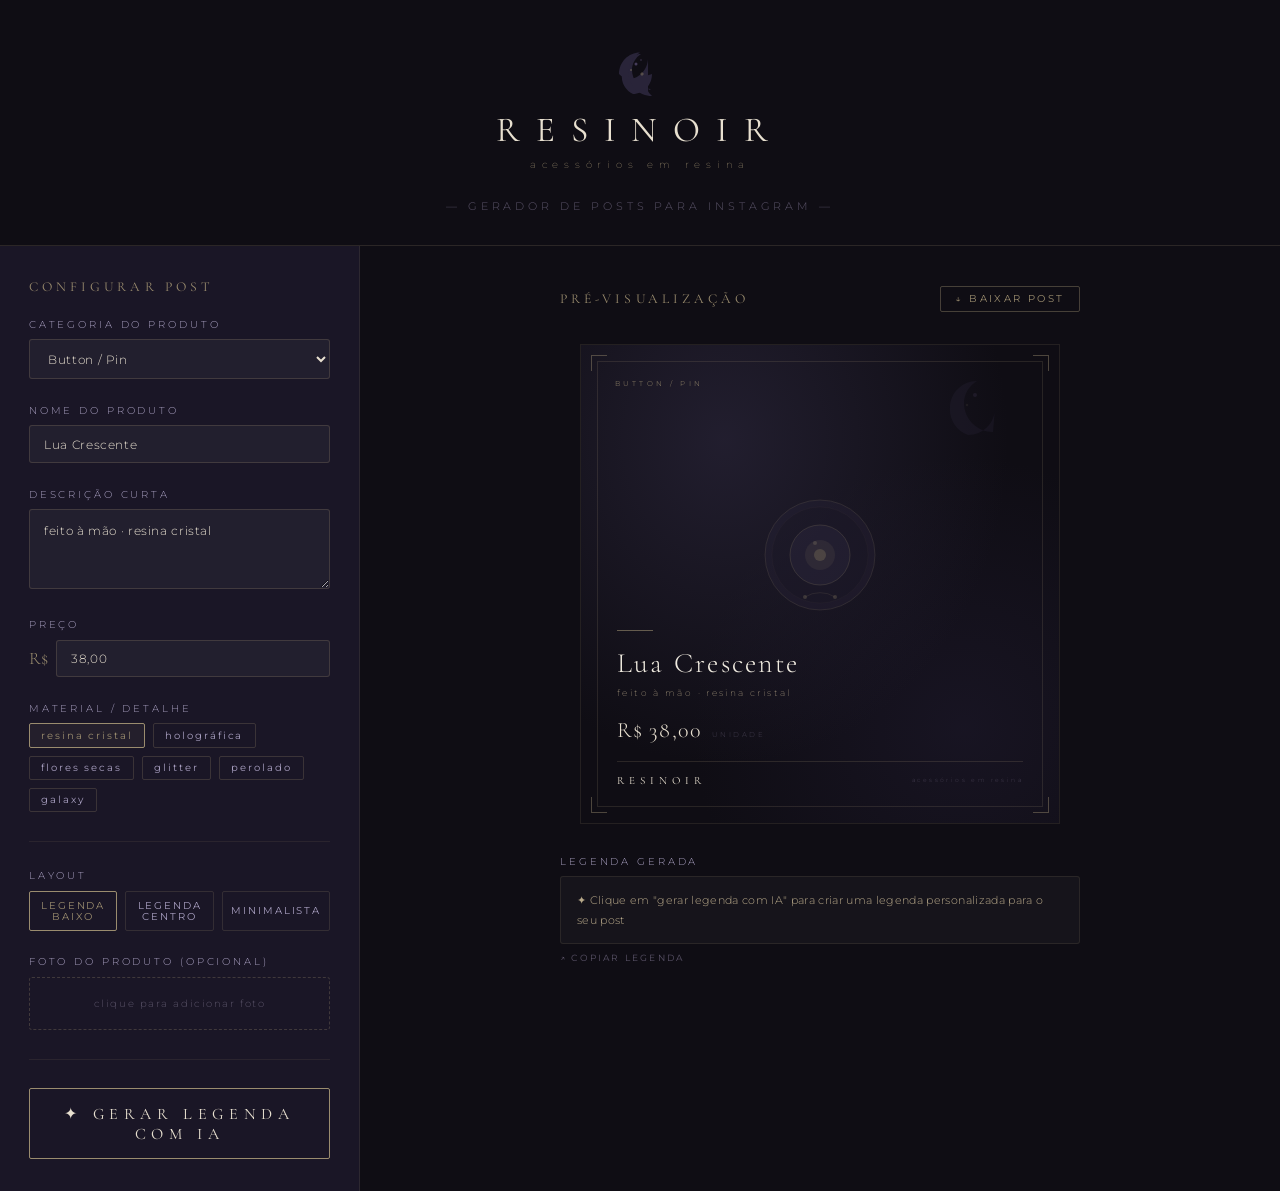
<file: resinoir_post_generator.html>
<!DOCTYPE html>
<html lang="pt-BR">
<head>
<meta charset="UTF-8">
<meta name="viewport" content="width=device-width, initial-scale=1.0">
<title>Resinoir — Gerador de Posts</title>
<link href="https://fonts.googleapis.com/css2?family=Cormorant+Garamond:ital,wght@0,300;0,400;0,500;0,600;1,300;1,400&family=Montserrat:wght@200;300;400&display=swap" rel="stylesheet">
<style>
  * { margin: 0; padding: 0; box-sizing: border-box; }

  :root {
    --noir: #0f0d14;
    --deep: #1a1626;
    --moon: #2e2940;
    --cream: #e8e0d0;
    --cream-light: #f0ebe0;
    --gold: #9a8c6e;
    --gold-soft: #b8a98a;
    --muted: #5a5368;
    --text-soft: #a89fc0;
  }

  body {
    background: var(--noir);
    color: var(--cream);
    font-family: 'Montserrat', sans-serif;
    font-weight: 300;
    min-height: 100vh;
  }

  header {
    text-align: center;
    padding: 3rem 2rem 2rem;
    border-bottom: 0.5px solid rgba(154, 140, 110, 0.2);
  }

  .logo-area {
    display: flex;
    flex-direction: column;
    align-items: center;
    gap: 0.5rem;
  }

  .moon-icon {
    width: 52px;
    height: 52px;
    opacity: 0.85;
  }

  .logo-title {
    font-family: 'Cormorant Garamond', serif;
    font-size: 2.2rem;
    font-weight: 400;
    letter-spacing: 0.45em;
    color: var(--cream);
    text-transform: uppercase;
  }

  .logo-sub {
    font-family: 'Montserrat', sans-serif;
    font-weight: 200;
    font-size: 0.6rem;
    letter-spacing: 0.6em;
    color: var(--gold);
    text-transform: lowercase;
  }

  .page-subtitle {
    margin-top: 1.8rem;
    font-size: 0.7rem;
    letter-spacing: 0.35em;
    color: var(--muted);
    text-transform: uppercase;
  }

  .main {
    display: grid;
    grid-template-columns: 360px 1fr;
    gap: 0;
    min-height: calc(100vh - 180px);
  }

  .panel {
    background: var(--deep);
    border-right: 0.5px solid rgba(154, 140, 110, 0.15);
    padding: 2rem 1.8rem;
    overflow-y: auto;
  }

  .panel h2 {
    font-family: 'Cormorant Garamond', serif;
    font-size: 0.85rem;
    font-weight: 400;
    letter-spacing: 0.3em;
    color: var(--gold);
    text-transform: uppercase;
    margin-bottom: 1.5rem;
  }

  .field-group {
    margin-bottom: 1.6rem;
  }

  label {
    display: block;
    font-size: 0.6rem;
    letter-spacing: 0.3em;
    color: var(--text-soft);
    text-transform: uppercase;
    margin-bottom: 0.6rem;
  }

  select, input[type="text"], textarea {
    width: 100%;
    background: rgba(255,255,255,0.04);
    border: 0.5px solid rgba(154, 140, 110, 0.25);
    color: var(--cream);
    font-family: 'Montserrat', sans-serif;
    font-size: 0.78rem;
    font-weight: 300;
    padding: 0.65rem 0.9rem;
    border-radius: 3px;
    outline: none;
    transition: border-color 0.2s;
    letter-spacing: 0.05em;
  }

  select:focus, input:focus, textarea:focus {
    border-color: rgba(154, 140, 110, 0.6);
  }

  select option {
    background: var(--deep);
  }

  textarea {
    resize: vertical;
    min-height: 80px;
    line-height: 1.6;
  }

  .price-row {
    display: flex;
    gap: 0.5rem;
    align-items: center;
  }

  .price-row span {
    color: var(--gold);
    font-family: 'Cormorant Garamond', serif;
    font-size: 1.1rem;
  }

  .tag-options {
    display: flex;
    flex-wrap: wrap;
    gap: 0.5rem;
    margin-top: 0.5rem;
  }

  .tag-btn {
    background: transparent;
    border: 0.5px solid rgba(154, 140, 110, 0.25);
    color: var(--text-soft);
    font-family: 'Montserrat', sans-serif;
    font-size: 0.6rem;
    letter-spacing: 0.2em;
    padding: 0.35rem 0.7rem;
    border-radius: 2px;
    cursor: pointer;
    transition: all 0.2s;
    text-transform: lowercase;
  }

  .tag-btn.active, .tag-btn:hover {
    border-color: var(--gold);
    color: var(--gold);
    background: rgba(154, 140, 110, 0.08);
  }

  .divider {
    height: 0.5px;
    background: rgba(154, 140, 110, 0.12);
    margin: 1.8rem 0;
  }

  .generate-btn {
    width: 100%;
    background: transparent;
    border: 0.5px solid var(--gold);
    color: var(--cream);
    font-family: 'Cormorant Garamond', serif;
    font-size: 1rem;
    font-weight: 400;
    letter-spacing: 0.35em;
    padding: 0.9rem;
    cursor: pointer;
    border-radius: 2px;
    transition: all 0.3s;
    text-transform: uppercase;
  }

  .generate-btn:hover {
    background: rgba(154, 140, 110, 0.1);
    border-color: var(--gold-soft);
  }

  .generate-btn:active {
    transform: scale(0.99);
  }

  .preview-area {
    display: flex;
    flex-direction: column;
    align-items: center;
    padding: 2.5rem 2rem;
    background: var(--noir);
    gap: 2rem;
  }

  .preview-header {
    width: 100%;
    max-width: 520px;
    display: flex;
    justify-content: space-between;
    align-items: center;
  }

  .preview-header h2 {
    font-family: 'Cormorant Garamond', serif;
    font-size: 0.85rem;
    letter-spacing: 0.3em;
    color: var(--gold);
    text-transform: uppercase;
    font-weight: 400;
  }

  .download-btn {
    background: transparent;
    border: 0.5px solid rgba(154, 140, 110, 0.4);
    color: var(--gold);
    font-family: 'Montserrat', sans-serif;
    font-size: 0.6rem;
    letter-spacing: 0.25em;
    padding: 0.4rem 0.9rem;
    cursor: pointer;
    border-radius: 2px;
    transition: all 0.2s;
    text-transform: uppercase;
  }

  .download-btn:hover {
    border-color: var(--gold);
    background: rgba(154, 140, 110, 0.08);
  }

  /* THE POST CANVAS */
  #post-canvas {
    width: 480px;
    height: 480px;
    background: var(--noir);
    position: relative;
    border: 0.5px solid rgba(154, 140, 110, 0.15);
    overflow: hidden;
    flex-shrink: 0;
  }

  .post-bg {
    position: absolute;
    inset: 0;
    background: radial-gradient(ellipse at 30% 20%, rgba(46, 41, 64, 0.6) 0%, transparent 60%),
                radial-gradient(ellipse at 80% 80%, rgba(26, 22, 38, 0.8) 0%, transparent 50%),
                var(--noir);
  }

  .post-border {
    position: absolute;
    inset: 16px;
    border: 0.5px solid rgba(154, 140, 110, 0.18);
    pointer-events: none;
  }

  .post-corner {
    position: absolute;
    width: 16px;
    height: 16px;
    border-color: rgba(154, 140, 110, 0.45);
    border-style: solid;
  }
  .post-corner.tl { top: 10px; left: 10px; border-width: 1px 0 0 1px; }
  .post-corner.tr { top: 10px; right: 10px; border-width: 1px 1px 0 0; }
  .post-corner.bl { bottom: 10px; left: 10px; border-width: 0 0 1px 1px; }
  .post-corner.br { bottom: 10px; right: 10px; border-width: 0 1px 1px 0; }

  .post-stars {
    position: absolute;
    inset: 0;
    pointer-events: none;
  }

  .star-dot {
    position: absolute;
    background: var(--cream);
    border-radius: 50%;
    opacity: 0;
    animation: twinkle 3s ease-in-out infinite;
  }

  @keyframes twinkle {
    0%, 100% { opacity: 0; }
    50% { opacity: 0.4; }
  }

  .post-moon {
    position: absolute;
    top: 28px;
    right: 44px;
    width: 70px;
    height: 70px;
    opacity: 0.25;
  }

  .post-category {
    position: absolute;
    top: 34px;
    left: 34px;
    font-family: 'Montserrat', sans-serif;
    font-size: 7px;
    font-weight: 300;
    letter-spacing: 0.45em;
    color: var(--gold);
    text-transform: uppercase;
  }

  .post-content {
    position: absolute;
    bottom: 0;
    left: 0;
    right: 0;
    padding: 0 36px 36px;
  }

  .post-line {
    width: 36px;
    height: 0.5px;
    background: var(--gold);
    margin-bottom: 16px;
    opacity: 0.6;
  }

  .post-product-name {
    font-family: 'Cormorant Garamond', serif;
    font-size: 28px;
    font-weight: 300;
    letter-spacing: 0.08em;
    color: var(--cream-light);
    line-height: 1.2;
    margin-bottom: 6px;
  }

  .post-product-desc {
    font-family: 'Montserrat', sans-serif;
    font-size: 8.5px;
    font-weight: 200;
    letter-spacing: 0.28em;
    color: var(--gold-soft);
    margin-bottom: 16px;
    text-transform: lowercase;
    line-height: 1.7;
    max-width: 220px;
  }

  .post-price-row {
    display: flex;
    align-items: baseline;
    gap: 10px;
    margin-bottom: 18px;
  }

  .post-price {
    font-family: 'Cormorant Garamond', serif;
    font-size: 22px;
    font-weight: 300;
    color: var(--cream);
    letter-spacing: 0.05em;
  }

  .post-price-label {
    font-family: 'Montserrat', sans-serif;
    font-size: 7px;
    font-weight: 200;
    letter-spacing: 0.35em;
    color: var(--muted);
    text-transform: uppercase;
  }

  .post-brand-bar {
    display: flex;
    align-items: center;
    justify-content: space-between;
    border-top: 0.5px solid rgba(154, 140, 110, 0.2);
    padding-top: 12px;
  }

  .post-brand-name {
    font-family: 'Cormorant Garamond', serif;
    font-size: 11px;
    font-weight: 400;
    letter-spacing: 0.45em;
    color: var(--cream);
    text-transform: uppercase;
  }

  .post-tagline {
    font-family: 'Montserrat', sans-serif;
    font-size: 6px;
    font-weight: 200;
    letter-spacing: 0.4em;
    color: var(--muted);
    text-transform: lowercase;
  }

  .post-image-area {
    position: absolute;
    top: 50%;
    left: 50%;
    transform: translate(-50%, -60%);
    display: flex;
    align-items: center;
    justify-content: center;
    width: 200px;
    height: 180px;
  }

  .post-illustration {
    opacity: 0.55;
  }

  /* Uploaded image */
  .post-uploaded-img {
    width: 100%;
    height: 100%;
    object-fit: contain;
    border-radius: 4px;
  }

  .hashtags-area {
    width: 100%;
    max-width: 520px;
  }

  .hashtags-label {
    font-size: 0.6rem;
    letter-spacing: 0.3em;
    color: var(--text-soft);
    text-transform: uppercase;
    margin-bottom: 0.6rem;
  }

  .hashtags-box {
    background: rgba(255,255,255,0.03);
    border: 0.5px solid rgba(154, 140, 110, 0.15);
    border-radius: 3px;
    padding: 0.8rem 1rem;
    font-size: 0.7rem;
    color: var(--gold-soft);
    line-height: 1.8;
    letter-spacing: 0.03em;
    font-family: 'Montserrat', sans-serif;
    font-weight: 300;
  }

  .copy-hashtags {
    display: inline-block;
    margin-top: 0.5rem;
    font-size: 0.55rem;
    letter-spacing: 0.25em;
    color: var(--muted);
    cursor: pointer;
    text-transform: uppercase;
    transition: color 0.2s;
    border: none;
    background: transparent;
    font-family: 'Montserrat', sans-serif;
  }

  .copy-hashtags:hover { color: var(--gold); }

  /* Image upload */
  .upload-area {
    border: 0.5px dashed rgba(154, 140, 110, 0.3);
    border-radius: 3px;
    padding: 1.2rem;
    text-align: center;
    cursor: pointer;
    transition: border-color 0.2s;
  }

  .upload-area:hover {
    border-color: var(--gold);
  }

  .upload-area input {
    display: none;
  }

  .upload-area p {
    font-size: 0.65rem;
    color: var(--muted);
    letter-spacing: 0.15em;
  }

  .upload-area p.has-file {
    color: var(--gold);
  }

  /* Layout variants */
  .layout-btns {
    display: flex;
    gap: 0.5rem;
  }

  .layout-btn {
    flex: 1;
    background: transparent;
    border: 0.5px solid rgba(154, 140, 110, 0.2);
    color: var(--text-soft);
    font-family: 'Montserrat', sans-serif;
    font-size: 0.6rem;
    letter-spacing: 0.2em;
    padding: 0.5rem;
    cursor: pointer;
    border-radius: 2px;
    transition: all 0.2s;
    text-transform: uppercase;
  }

  .layout-btn.active, .layout-btn:hover {
    border-color: var(--gold);
    color: var(--gold);
  }

  .loading-state {
    position: absolute;
    inset: 0;
    display: none;
    align-items: center;
    justify-content: center;
    background: rgba(15,13,20,0.85);
    z-index: 10;
  }

  .loading-state.show { display: flex; }

  .loading-text {
    font-family: 'Cormorant Garamond', serif;
    font-size: 1rem;
    letter-spacing: 0.3em;
    color: var(--gold);
    animation: pulse 1.5s ease-in-out infinite;
    text-transform: uppercase;
  }

  @keyframes pulse {
    0%, 100% { opacity: 0.4; }
    50% { opacity: 1; }
  }
</style>
</head>
<body>

<header>
  <div class="logo-area">
    <svg class="moon-icon" viewBox="0 0 52 52" fill="none" xmlns="http://www.w3.org/2000/svg">
      <path d="M38 26c0 11-8.5 20-19 20A19 19 0 0 1 8 26C8 15 16.5 6 27 6c-5.5 3.5-9 9.5-9 16 0 10.5 8 19 19 19-.5.3-1 .6-1.5.9C33.5 40.6 31 38.5 29 38c-1.5-.4-3.5.5-3 2.5.4 1.5-1 3-2 2-.5-.5-1.5-2.5-1-4 .4-1.5-1-2.5-2-1.5-1.5.8-2.5-.5-1.5-1.5 1-1 3-1 3.5-2.5.4-1.2-1-2-2.5-1.5" stroke="#3d3558" stroke-width="0" fill="#2e2940"/>
      <path d="M34 10c0 12-9.5 21.5-21 21.5A20.8 20.8 0 0 1 5 26C5 14 14.5 4.5 26 4.5c-7 4-11.5 11.5-11.5 20 0 13 10.5 23.5 23.5 23.5C36.5 46.5 35 45 34 43" stroke="#2e2940" stroke-width="0" fill="#2e2940"/>
      <circle cx="22" cy="16" r="1.5" fill="#6b5e8a" opacity="0.7"/>
      <circle cx="17" cy="22" r="1" fill="#9a8c6e" opacity="0.5"/>
      <circle cx="27" cy="12" r="0.8" fill="#6b5e8a" opacity="0.6"/>
      <path d="M28 28 l2-2 l-2-2 l-2 2z M29 27 l1-1 l-1-1 l-1 1z" fill="#9a8c6e" opacity="0.5"/>
    </svg>
    <div class="logo-title">Resinoir</div>
    <div class="logo-sub">acessórios em resina</div>
  </div>
  <div class="page-subtitle">— gerador de posts para instagram —</div>
</header>

<div class="main">
  <!-- CONTROL PANEL -->
  <aside class="panel">
    <h2>configurar post</h2>

    <div class="field-group">
      <label>categoria do produto</label>
      <select id="cat-select" onchange="updateCategory()">
        <option value="button">Button / Pin</option>
        <option value="brinco">Brincos</option>
        <option value="colar">Colares</option>
        <option value="chaveiro">Chaveiros</option>
      </select>
    </div>

    <div class="field-group">
      <label>nome do produto</label>
      <input type="text" id="product-name" placeholder="ex: Lua Crescente" value="Lua Crescente" oninput="updatePost()">
    </div>

    <div class="field-group">
      <label>descrição curta</label>
      <textarea id="product-desc" placeholder="ex: feito à mão · resina cristal" oninput="updatePost()">feito à mão · resina cristal</textarea>
    </div>

    <div class="field-group">
      <label>preço</label>
      <div class="price-row">
        <span>R$</span>
        <input type="text" id="product-price" placeholder="0,00" value="38,00" oninput="updatePost()">
      </div>
    </div>

    <div class="field-group">
      <label>material / detalhe</label>
      <div class="tag-options" id="tag-options">
        <button class="tag-btn active" onclick="setTag(this, 'resina cristal')">resina cristal</button>
        <button class="tag-btn" onclick="setTag(this, 'resina holográfica')">holográfica</button>
        <button class="tag-btn" onclick="setTag(this, 'flores secas')">flores secas</button>
        <button class="tag-btn" onclick="setTag(this, 'glitter')">glitter</button>
        <button class="tag-btn" onclick="setTag(this, 'perolado')">perolado</button>
        <button class="tag-btn" onclick="setTag(this, 'galaxy')">galaxy</button>
      </div>
    </div>

    <div class="divider"></div>

    <div class="field-group">
      <label>layout</label>
      <div class="layout-btns">
        <button class="layout-btn active" onclick="setLayout(this, 'bottom')">legenda baixo</button>
        <button class="layout-btn" onclick="setLayout(this, 'center')">legenda centro</button>
        <button class="layout-btn" onclick="setLayout(this, 'minimal')">minimalista</button>
      </div>
    </div>

    <div class="field-group">
      <label>foto do produto (opcional)</label>
      <div class="upload-area" onclick="document.getElementById('img-upload').click()">
        <input type="file" id="img-upload" accept="image/*" onchange="handleImageUpload(event)">
        <p id="upload-label">clique para adicionar foto</p>
      </div>
    </div>

    <div class="divider"></div>

    <button class="generate-btn" onclick="generateCaption()">✦ gerar legenda com IA</button>
  </aside>

  <!-- PREVIEW -->
  <div class="preview-area">
    <div class="preview-header">
      <h2>pré-visualização</h2>
      <button class="download-btn" onclick="downloadPost()">↓ baixar post</button>
    </div>

    <div id="post-canvas">
      <div class="post-bg"></div>
      <div class="post-border"></div>
      <div class="post-corner tl"></div>
      <div class="post-corner tr"></div>
      <div class="post-corner bl"></div>
      <div class="post-corner br"></div>

      <div class="post-stars" id="post-stars"></div>

      <!-- Moon decorative -->
      <svg class="post-moon" viewBox="0 0 70 70" fill="none">
        <path d="M50 35c0 15-12 27-27 27A27 27 0 0 1 5 35C5 20 17 8 32 8c-8 5-13 13-13 22 0 16 13 29 29 29" fill="#2e2940"/>
        <circle cx="30" cy="22" r="2" fill="#6b5e8a" opacity="0.6"/>
        <circle cx="22" cy="32" r="1.3" fill="#9a8c6e" opacity="0.4"/>
      </svg>

      <!-- Category -->
      <div class="post-category" id="post-cat-label">button / pin</div>

      <!-- Product illustration area -->
      <div class="post-image-area" id="post-image-area">
        <div id="post-illustration" class="post-illustration">
          <!-- Default SVG per category -->
        </div>
      </div>

      <!-- Content bottom -->
      <div class="post-content" id="post-content">
        <div class="post-line"></div>
        <div class="post-product-name" id="post-name">Lua Crescente</div>
        <div class="post-product-desc" id="post-desc">feito à mão · resina cristal</div>
        <div class="post-price-row">
          <div class="post-price" id="post-price">R$ 38,00</div>
          <div class="post-price-label">unidade</div>
        </div>
        <div class="post-brand-bar">
          <div class="post-brand-name">Resinoir</div>
          <div class="post-tagline">acessórios em resina</div>
        </div>
      </div>

      <div class="loading-state" id="loading-state">
        <div class="loading-text">gerando legenda…</div>
      </div>
    </div>

    <!-- Hashtags / Caption -->
    <div class="hashtags-area">
      <div class="hashtags-label">legenda gerada</div>
      <div class="hashtags-box" id="caption-box">
        ✦ Clique em "gerar legenda com IA" para criar uma legenda personalizada para o seu post
      </div>
      <button class="copy-hashtags" onclick="copyCaption()">↗ copiar legenda</button>
    </div>
  </div>
</div>

<script>
const categoryData = {
  button: {
    label: 'button / pin',
    hashtags: '#button #buttonpin #pinderesinа #acessoriosresina #resinoir #buttonbr #handmade #artesanato #pincoleção #feitoamão',
    svg: `<svg width="140" height="140" viewBox="0 0 140 140" fill="none">
      <circle cx="70" cy="70" r="55" fill="rgba(46,41,64,0.5)" stroke="rgba(154,140,110,0.3)" stroke-width="1"/>
      <circle cx="70" cy="70" r="48" fill="rgba(26,22,38,0.6)" stroke="rgba(154,140,110,0.15)" stroke-width="0.5"/>
      <circle cx="70" cy="70" r="30" fill="rgba(46,41,64,0.8)" stroke="rgba(154,140,110,0.4)" stroke-width="1"/>
      <path d="M55 70c0-8.3 6.7-15 15-15s15 6.7 15 15-6.7 15-15 15-15-6.7-15-15z" fill="rgba(154,140,110,0.2)"/>
      <circle cx="70" cy="70" r="6" fill="rgba(154,140,110,0.6)"/>
      <circle cx="65" cy="58" r="2" fill="rgba(184,169,138,0.4)"/>
      <path d="M55 112 A28 28 0 0 1 85 112" stroke="rgba(154,140,110,0.25)" stroke-width="1" fill="none"/>
      <circle cx="55" cy="112" r="2" fill="rgba(154,140,110,0.5)"/>
      <circle cx="85" cy="112" r="2" fill="rgba(154,140,110,0.5)"/>
    </svg>`
  },
  brinco: {
    label: 'brincos',
    hashtags: '#brincos #brincosderesinа #acessoriosfemininos #resinoir #brincohandmade #joiasresina #brincoúnico #feitoamão #artesanato #brincodelicado',
    svg: `<svg width="160" height="160" viewBox="0 0 160 160" fill="none">
      <ellipse cx="55" cy="60" rx="14" ry="14" fill="rgba(46,41,64,0.7)" stroke="rgba(154,140,110,0.4)" stroke-width="1"/>
      <ellipse cx="105" cy="60" rx="14" ry="14" fill="rgba(46,41,64,0.7)" stroke="rgba(154,140,110,0.4)" stroke-width="1"/>
      <path d="M55 74 Q45 95 55 115 Q65 130 55 115" stroke="rgba(154,140,110,0.5)" stroke-width="1.5" fill="none" stroke-linecap="round"/>
      <path d="M105 74 Q95 95 105 115 Q115 130 105 115" stroke="rgba(154,140,110,0.5)" stroke-width="1.5" fill="none" stroke-linecap="round"/>
      <ellipse cx="55" cy="118" rx="10" ry="14" fill="rgba(46,41,64,0.8)" stroke="rgba(154,140,110,0.35)" stroke-width="1"/>
      <ellipse cx="105" cy="118" rx="10" ry="14" fill="rgba(46,41,64,0.8)" stroke="rgba(154,140,110,0.35)" stroke-width="1"/>
      <circle cx="55" cy="50" r="3" fill="rgba(154,140,110,0.6)" stroke="rgba(184,169,138,0.4)" stroke-width="0.5"/>
      <circle cx="105" cy="50" r="3" fill="rgba(154,140,110,0.6)" stroke="rgba(184,169,138,0.4)" stroke-width="0.5"/>
      <circle cx="52" cy="58" r="1.5" fill="rgba(184,169,138,0.3)"/>
      <circle cx="102" cy="58" r="1.5" fill="rgba(184,169,138,0.3)"/>
    </svg>`
  },
  colar: {
    label: 'colares',
    hashtags: '#colar #colarderesinа #acessoriosfemininos #resinoir #colarhandmade #joiasresina #colarúnico #feitoamão #artesanato #colarpendente',
    svg: `<svg width="200" height="160" viewBox="0 0 200 160" fill="none">
      <path d="M30 30 Q100 10 170 30 Q150 80 130 100 Q115 118 100 122 Q85 118 70 100 Q50 80 30 30z" stroke="rgba(154,140,110,0.35)" stroke-width="1.5" fill="none" stroke-linecap="round"/>
      <ellipse cx="100" cy="126" rx="18" ry="22" fill="rgba(46,41,64,0.8)" stroke="rgba(154,140,110,0.45)" stroke-width="1"/>
      <ellipse cx="100" cy="126" rx="11" ry="14" fill="rgba(26,22,38,0.6)" stroke="rgba(154,140,110,0.2)" stroke-width="0.5"/>
      <circle cx="100" cy="126" r="5" fill="rgba(154,140,110,0.4)"/>
      <circle cx="55" cy="42" r="3.5" fill="rgba(46,41,64,0.8)" stroke="rgba(154,140,110,0.4)" stroke-width="1"/>
      <circle cx="75" cy="32" r="3" fill="rgba(46,41,64,0.8)" stroke="rgba(154,140,110,0.3)" stroke-width="1"/>
      <circle cx="100" cy="28" r="3.5" fill="rgba(46,41,64,0.8)" stroke="rgba(154,140,110,0.4)" stroke-width="1"/>
      <circle cx="125" cy="32" r="3" fill="rgba(46,41,64,0.8)" stroke="rgba(154,140,110,0.3)" stroke-width="1"/>
      <circle cx="145" cy="42" r="3.5" fill="rgba(46,41,64,0.8)" stroke="rgba(154,140,110,0.4)" stroke-width="1"/>
    </svg>`
  },
  chaveiro: {
    label: 'chaveiros',
    hashtags: '#chaveiro #chaveirosderesinа #acessoriosautomovel #resinoir #chaveirohandmade #chaveiroartesanal #feitoamão #artesanato #chaveirounique #presentes',
    svg: `<svg width="140" height="170" viewBox="0 0 140 170" fill="none">
      <circle cx="70" cy="30" r="18" fill="none" stroke="rgba(154,140,110,0.5)" stroke-width="2"/>
      <circle cx="70" cy="30" r="11" fill="none" stroke="rgba(154,140,110,0.3)" stroke-width="1"/>
      <line x1="70" y1="48" x2="70" y2="58" stroke="rgba(154,140,110,0.5)" stroke-width="2"/>
      <rect x="52" y="58" width="36" height="80" rx="18" fill="rgba(46,41,64,0.8)" stroke="rgba(154,140,110,0.4)" stroke-width="1"/>
      <rect x="58" y="66" width="24" height="60" rx="12" fill="rgba(26,22,38,0.5)" stroke="rgba(154,140,110,0.15)" stroke-width="0.5"/>
      <circle cx="70" cy="96" r="10" fill="rgba(154,140,110,0.15)" stroke="rgba(154,140,110,0.3)" stroke-width="0.5"/>
      <path d="M65 96 l3 3 l7-7" stroke="rgba(154,140,110,0.5)" stroke-width="1.5" fill="none" stroke-linecap="round"/>
    </svg>`
  }
};

let currentLayout = 'bottom';
let uploadedImageURL = null;
let currentCategory = 'button';

function createStars() {
  const container = document.getElementById('post-stars');
  container.innerHTML = '';
  const positions = [
    {top: 12, left: 18, size: 1.5, delay: 0},
    {top: 20, left: 78, size: 1, delay: 0.8},
    {top: 8, left: 62, size: 1.2, delay: 1.5},
    {top: 35, left: 90, size: 1, delay: 2.2},
    {top: 65, left: 92, size: 1.5, delay: 0.5},
    {top: 78, left: 15, size: 1, delay: 1.2},
    {top: 45, left: 8, size: 1.2, delay: 2},
    {top: 15, left: 40, size: 1, delay: 1.7},
  ];
  positions.forEach(p => {
    const dot = document.createElement('div');
    dot.className = 'star-dot';
    dot.style.cssText = `top:${p.top}%;left:${p.left}%;width:${p.size}px;height:${p.size}px;animation-delay:${p.delay}s`;
    container.appendChild(dot);
  });
}

function updateCategory() {
  const sel = document.getElementById('cat-select').value;
  currentCategory = sel;
  const data = categoryData[sel];
  document.getElementById('post-cat-label').textContent = data.label;
  if (!uploadedImageURL) {
    document.getElementById('post-illustration').innerHTML = data.svg;
  }
}

function updatePost() {
  const name = document.getElementById('product-name').value || 'Nome do Produto';
  const desc = document.getElementById('product-desc').value || 'descrição do produto';
  const price = document.getElementById('product-price').value || '0,00';

  document.getElementById('post-name').textContent = name;
  document.getElementById('post-desc').textContent = desc;
  document.getElementById('post-price').textContent = 'R$ ' + price;
}

function setTag(btn, tag) {
  document.querySelectorAll('.tag-btn').forEach(b => b.classList.remove('active'));
  btn.classList.add('active');
  const desc = document.getElementById('product-desc');
  const current = desc.value.split('·')[0].trim();
  desc.value = current + ' · ' + tag;
  updatePost();
}

function setLayout(btn, layout) {
  document.querySelectorAll('.layout-btn').forEach(b => b.classList.remove('active'));
  btn.classList.add('active');
  currentLayout = layout;
  applyLayout();
}

function applyLayout() {
  const canvas = document.getElementById('post-canvas');
  const content = document.getElementById('post-content');
  const imgArea = document.getElementById('post-image-area');

  canvas.style.cssText = '';

  if (currentLayout === 'bottom') {
    content.style.cssText = 'position:absolute;bottom:0;left:0;right:0;padding:0 36px 36px';
    imgArea.style.cssText = 'position:absolute;top:50%;left:50%;transform:translate(-50%,-65%);width:200px;height:180px;display:flex;align-items:center;justify-content:center';
  } else if (currentLayout === 'center') {
    content.style.cssText = 'position:absolute;bottom:0;left:0;right:0;padding:0 36px 30px';
    imgArea.style.cssText = 'position:absolute;top:22%;left:50%;transform:translateX(-50%);width:160px;height:140px;display:flex;align-items:center;justify-content:center';
  } else if (currentLayout === 'minimal') {
    content.style.cssText = 'position:absolute;top:50%;left:0;right:0;padding:0 36px;transform:translateY(-50%)';
    imgArea.style.cssText = 'display:none';
  }
}

function handleImageUpload(event) {
  const file = event.target.files[0];
  if (!file) return;
  const reader = new FileReader();
  reader.onload = (e) => {
    uploadedImageURL = e.target.result;
    const imgArea = document.getElementById('post-image-area');
    document.getElementById('post-illustration').innerHTML = `<img src="${uploadedImageURL}" class="post-uploaded-img" alt="produto">`;
    document.getElementById('upload-label').textContent = '✦ ' + file.name;
    document.getElementById('upload-label').classList.add('has-file');
  };
  reader.readAsDataURL(file);
}

async function generateCaption() {
  const loading = document.getElementById('loading-state');
  const captionBox = document.getElementById('caption-box');

  const name = document.getElementById('product-name').value || 'produto';
  const desc = document.getElementById('product-desc').value || '';
  const price = document.getElementById('product-price').value || '';
  const category = categoryData[currentCategory].label;

  loading.classList.add('show');
  captionBox.textContent = 'gerando…';

  const prompt = `Você é social media da loja Resinoir, uma loja artesanal de acessórios em resina com identidade visual dark, elegante, mística e lunar. 
Crie uma legenda curta e envolvente para Instagram sobre o produto:
- Categoria: ${category}
- Nome: ${name}
- Descrição: ${desc}
- Preço: R$ ${price}

A legenda deve:
- Ter no máximo 5 linhas
- Usar linguagem poética e delicada
- Incluir 1-2 emojis sutis (lua, estrela, flor ou cristal)
- Terminar com chamada para ação suave (ex: "disponível na loja", "encomende o seu")
- Incluir de 8 a 12 hashtags relevantes abaixo
- Ser escrita em português do Brasil
- Ter a vibe dark/místico/artesanal da Resinoir

Responda apenas com a legenda formatada, sem explicações.`;

  try {
    const response = await fetch("https://api.anthropic.com/v1/messages", {
      method: "POST",
      headers: { "Content-Type": "application/json" },
      body: JSON.stringify({
        model: "claude-sonnet-4-6",
        max_tokens: 1000,
        messages: [{ role: "user", content: prompt }]
      })
    });

    const data = await response.json();
    const text = data.content?.map(i => i.text || '').join('') || 'Não foi possível gerar a legenda.';
    captionBox.textContent = text;
  } catch (err) {
    captionBox.textContent = 'Erro ao conectar com a IA. Tente novamente.';
  } finally {
    loading.classList.remove('show');
  }
}

function copyCaption() {
  const text = document.getElementById('caption-box').textContent;
  navigator.clipboard.writeText(text).then(() => {
    const btn = document.querySelector('.copy-hashtags');
    btn.textContent = '✦ copiado!';
    setTimeout(() => btn.textContent = '↗ copiar legenda', 2000);
  });
}

async function downloadPost() {
  const canvas = document.getElementById('post-canvas');

  const script = document.createElement('script');
  script.src = 'https://cdnjs.cloudflare.com/ajax/libs/html2canvas/1.4.1/html2canvas.min.js';
  script.onload = async () => {
    try {
      const c = await html2canvas(canvas, {
        scale: 2,
        backgroundColor: '#0f0d14',
        useCORS: true,
        logging: false
      });
      const link = document.createElement('a');
      const name = (document.getElementById('product-name').value || 'resinoir-post').toLowerCase().replace(/\s+/g,'-');
      link.download = `resinoir-${name}.png`;
      link.href = c.toDataURL('image/png');
      link.click();
    } catch(e) {
      alert('Para baixar, tente adicionar uma foto de produto antes.');
    }
  };
  document.head.appendChild(script);
}

// Init
createStars();
updateCategory();
applyLayout();
</script>
</body>
</html>
</file>
